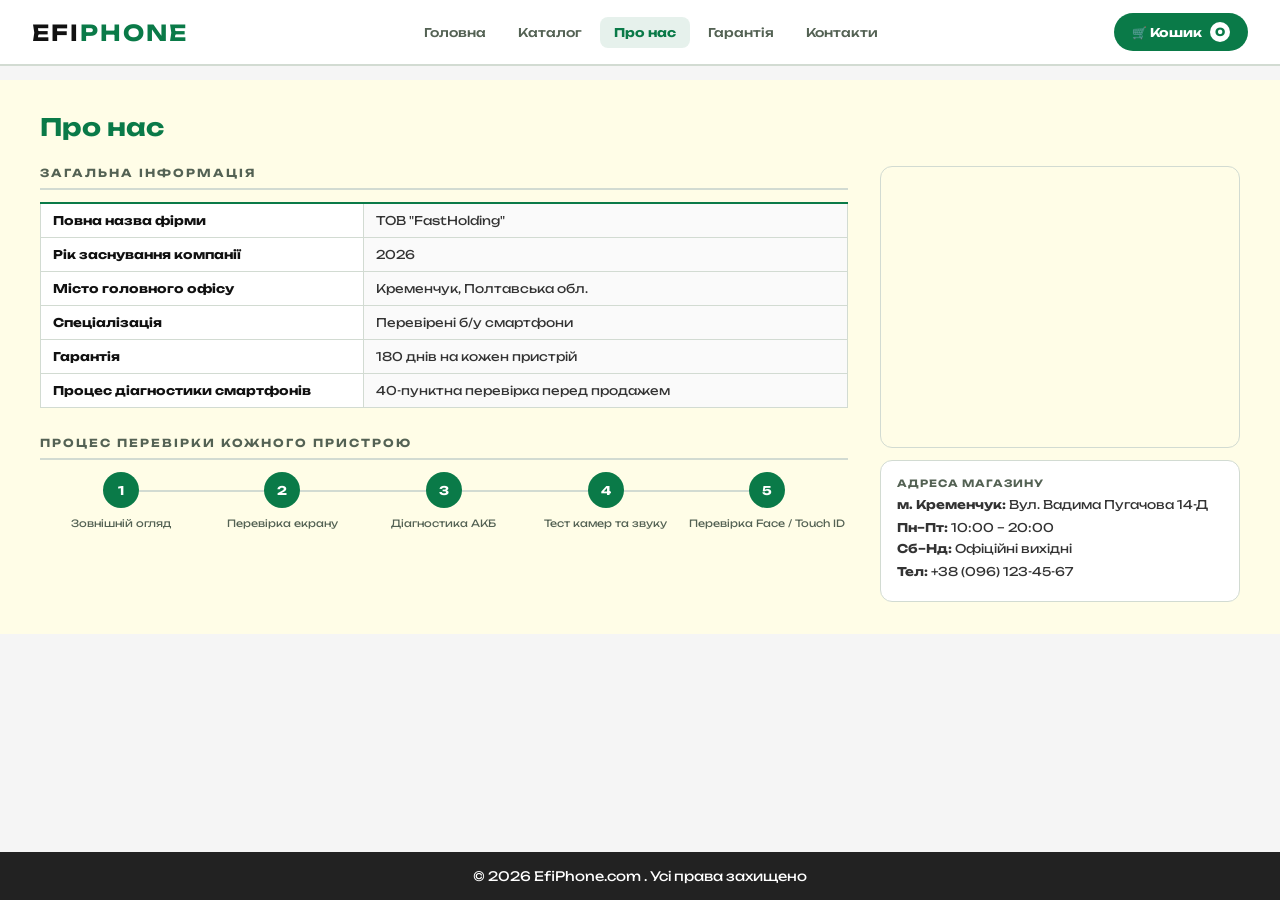
<file: about.html>
<!DOCTYPE html>
<html lang="uk">
<head>
<meta charset="UTF-8">
<meta name="viewport" content="width=device-width, initial-scale=1.0">
<title>Про нас — EfiPhone</title>
<link href="https://fonts.googleapis.com/css2?family=Unbounded:wght@300;400;600;700&display=swap" rel="stylesheet">
<link rel="stylesheet" href="animation.css">
<style>
  body{font-family:'Unbounded',sans-serif;margin:0;background-color:#f5f5f5;display:flex;flex-direction:column;min-height:100vh}
  .site-header{background-color:#fff;border-bottom:2px solid #d2dbd2;padding:0 32px;height:64px;display:flex;align-items:center;justify-content:space-between;position:fixed;top:0;left:0;right:0;z-index:100}
  .logo{font-size:22px;font-weight:700;letter-spacing:2px;color:#111}
  .logo span{color:#0a7a48}
  .site-header nav{display:flex;gap:4px}
  .site-header nav a{padding:8px 14px;border-radius:8px;font-size:12px;font-weight:500;color:#546254;text-decoration:none}
  .site-header nav a:hover{background-color:#f0f3f0;color:#111}
  .site-header nav a.active{background-color:rgba(10,122,72,.1);color:#0a7a48;font-weight:700}
  .cart-btn{display:flex;align-items:center;gap:8px;background-color:#0a7a48;color:#fff;font-size:12px;font-weight:700;padding:9px 18px;border-radius:50px;text-decoration:none;font-family:'Unbounded',sans-serif}
  .cart-btn:hover{background-color:#076038}
  .badge{background:#fff;color:#0a7a48;font-size:11px;font-weight:800;min-width:20px;height:20px;border-radius:10px;display:inline-flex;align-items:center;justify-content:center}
  main{flex:1;padding-top:80px}
  .content{background-color:#fffde7;padding:32px 40px}
  .page-grid{display:grid;grid-template-columns:1fr 360px;gap:32px;align-items:start}
  .section{margin-bottom:28px}
  .section-title{font-size:11px;font-weight:700;letter-spacing:2px;text-transform:uppercase;color:#546254;margin:0 0 12px;padding-bottom:8px;border-bottom:2px solid #d2dbd2}
  .info-table{width:100%;border-collapse:collapse;font-size:12px}
  .info-table th{text-align:left;padding:9px 12px;background:#fff;font-weight:700;color:#111;border:1px solid #d2dbd2;width:40%}
  .info-table td{padding:9px 12px;border:1px solid #d2dbd2;color:#333;background:#fafafa}
  .info-table tr:first-child th,.info-table tr:first-child td{border-top:2px solid #0a7a48}
  .process{display:grid;grid-template-columns:repeat(5,1fr);gap:0;margin-top:4px}
  .proc-step{display:flex;flex-direction:column;align-items:center;position:relative}
  .proc-step:not(:last-child)::after{content:'';position:absolute;top:18px;left:50%;width:100%;height:2px;background:#d2dbd2;z-index:0}
  .proc-num{width:36px;height:36px;border-radius:50%;background:#0a7a48;color:#fff;font-size:12px;font-weight:700;display:flex;align-items:center;justify-content:center;position:relative;z-index:1}
  .proc-label{font-size:10px;color:#546254;margin-top:8px;text-align:center;line-height:1.5}
  .map-block{position:sticky;top:88px}
  .map-wrap{border-radius:12px;overflow:hidden;border:1.5px solid #d2dbd2;height:280px}
  .map-wrap iframe{width:100%;height:100%;border:0;display:block}
  .map-info{background:#fff;border:1.5px solid #d2dbd2;border-radius:12px;padding:16px;margin-top:12px;font-size:12px}
  .map-info p{margin:6px 0;color:#333}
  .map-label{font-size:10px;font-weight:700;letter-spacing:1px;text-transform:uppercase;color:#546254;margin-bottom:8px;display:block}
  .footer{background-color:#222;color:white;text-align:center;padding:16px;font-size:13px;margin-top:auto}
</style>
</head>
<body>

<header class="site-header">
  <div class="logo">EFI<span>PHONE</span></div>
  <nav>
    <a href="index.html">Головна</a>
    <a href="catalog.php">Каталог</a>
    <a href="about.html" class="active">Про нас</a>
    <a href="guarantee.html">Гарантія</a>
    <a href="contact.php">Контакти</a>
  </nav>
  <a href="cart.php" class="cart-btn">&#128722; Кошик <span class="badge" id="cart-count">0</span></a>
</header>

<main>
<div class="content">

  <h2 style="color:#0a7a48;margin:0 0 24px;">Про нас</h2>

  <div class="page-grid">

    <!-- Ліва колонка -->
    <div>

      <div class="section">
        <p class="section-title">Загальна інформація</p>
        <table class="info-table">
          <tr><th>Повна назва фірми</th><td>ТОВ "FastHolding"</td></tr>
          <tr><th>Рік заснування компанії</th><td>2026</td></tr>
          <tr><th>Місто головного офісу</th><td>Кременчук, Полтавська обл.</td></tr>
          <tr><th>Спеціалізація</th><td>Перевірені б/у смартфони</td></tr>
          <tr><th>Гарантія</th><td>180 днів на кожен пристрій</td></tr>
          <tr><th>Процес діагностики смартфонів</th><td>40-пунктна перевірка перед продажем</td></tr>
        </table>
      </div>

      

      <div class="section">
        <p class="section-title">Процес перевірки кожного пристрою</p>
        <div class="process">
          <div class="proc-step">
            <div class="proc-num">1</div>
            <div class="proc-label">Зовнішній огляд</div>
          </div>
          <div class="proc-step">
            <div class="proc-num">2</div>
            <div class="proc-label">Перевірка екрану</div>
          </div>
          <div class="proc-step">
            <div class="proc-num">3</div>
            <div class="proc-label">Діагностика АКБ</div>
          </div>
          <div class="proc-step">
            <div class="proc-num">4</div>
            <div class="proc-label">Тест камер та звуку</div>
          </div>
          <div class="proc-step">
            <div class="proc-num">5</div>
            <div class="proc-label">Перевірка Face / Touch ID</div>
          </div>
        </div>
      </div>

      

    </div>

    <!-- Права колонка — карта -->
    <div class="map-block">
      <div class="map-wrap">
        <iframe
          src="https://maps.google.com/maps?q=вул.+Вадима+Пугачова+14,+Кременчук&output=embed&z=16"
          allowfullscreen=""
          loading="lazy">
        </iframe>
      </div>

      <div class="map-info">
        <span class="map-label">Адреса магазину</span>
        <p><strong>м. Кременчук:</strong> Вул. Вадима Пугачова 14-Д</p>
        <p style="margin-top:8px"><strong>Пн–Пт:</strong> 10:00 – 20:00</p>
        <p><strong>Сб–Нд:</strong> Офіційні вихідні</p>
        <p style="margin-top:8px"><strong>Тел:</strong> +38 (096) 123-45-67</p>
      </div>

    </div>
  </div>

</div>
</main>

<div class="footer">&#169; 2026 EfiPhone.com . Усі права захищено</div>

<script>
var cart=JSON.parse(localStorage.getItem('cart')||'[]'),t=0;
for(var i=0;i<cart.length;i++) t+=cart[i].qty;
document.getElementById('cart-count').textContent=t;
document.querySelectorAll('a').forEach(function(a){
  a.addEventListener('click',function(e){
    var h=this.getAttribute('href');
    if(h&&h!=='#'&&!h.startsWith('javascript')){
      e.preventDefault();document.body.classList.add('fade-out');
      setTimeout(function(){window.location.href=h;},220);
    }
  });
});
</script>
</body>
</html>
</file>
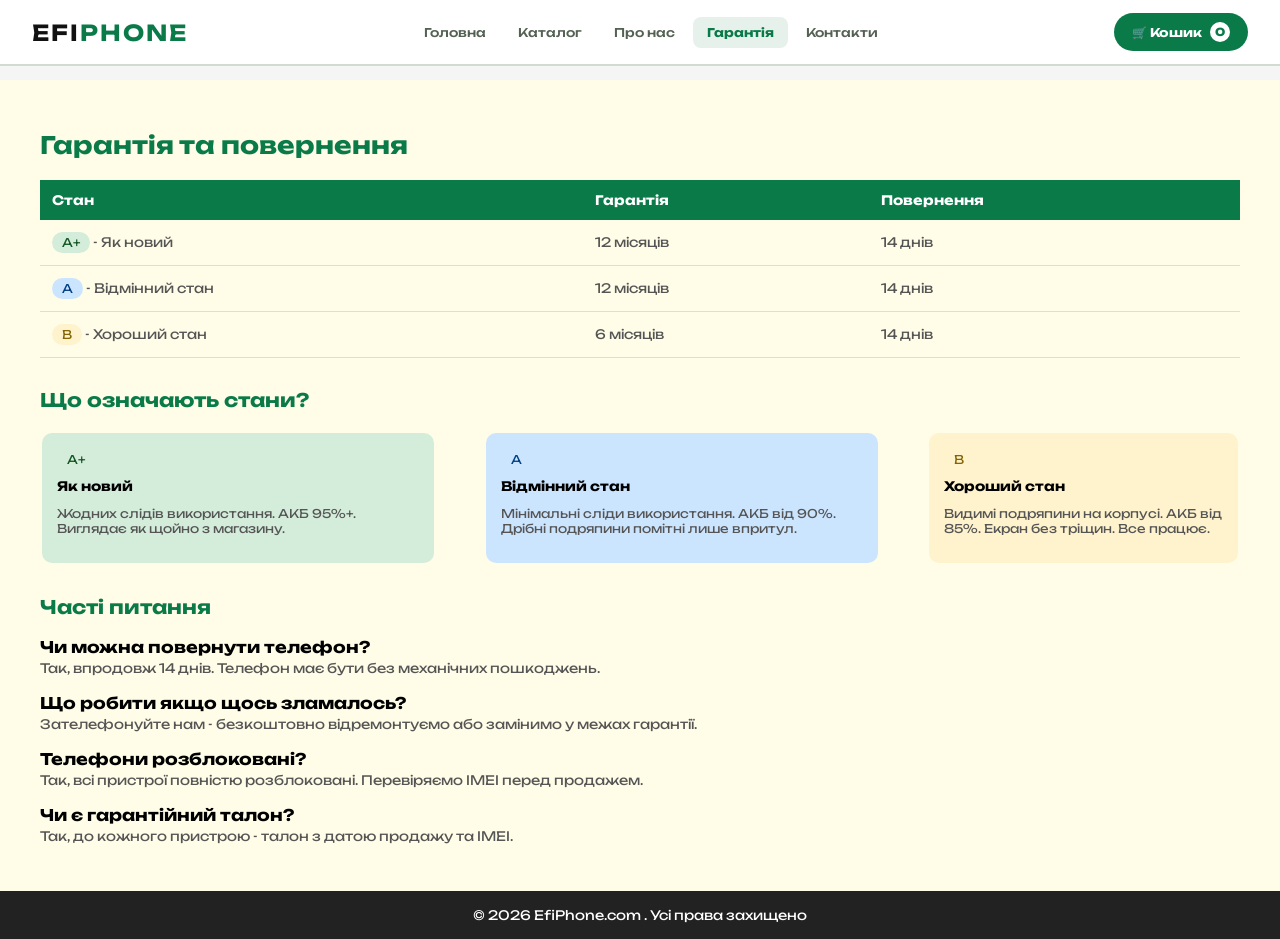
<file: guarantee.html>
<!DOCTYPE html>
<html lang="uk">
<head>
<meta charset="UTF-8">
<meta name="viewport" content="width=device-width, initial-scale=1.0">
<title>Гарантія</title>
<link href="https://fonts.googleapis.com/css2?family=Unbounded:wght@300;400;600;700&display=swap" rel="stylesheet">
<style>
  body { font-family: 'Unbounded', sans-serif; margin: 0; background-color: #f5f5f5; display: flex; flex-direction: column; min-height: 100vh; }
  .site-header { background-color: #fff; border-bottom: 2px solid #d2dbd2; padding: 0 32px; height: 64px; display: flex; align-items: center; justify-content: space-between; position: fixed; top: 0; left: 0; right: 0; z-index: 100; }
  .logo { font-size: 22px; font-weight: 700; letter-spacing: 2px; color: #111; }
  .logo span { color: #0a7a48; }
  .site-header nav { display: flex; gap: 4px; }
  .site-header nav a { padding: 8px 14px; border-radius: 8px; font-size: 12px; font-weight: 500; color: #546254; text-decoration: none; }
  .site-header nav a:hover { background-color: #f0f3f0; color: #111; }
  .site-header nav a.active { background-color: rgba(10,122,72,.1); color: #0a7a48; font-weight: 700; }
  .cart-btn { display: flex; align-items: center; gap: 8px; background-color: #0a7a48; color: #fff; font-size: 12px; font-weight: 700; padding: 9px 18px; border-radius: 50px; text-decoration: none; font-family: 'Unbounded', sans-serif; }
  .cart-btn:hover { background-color: #076038; }
  .badge { background: #fff; color: #0a7a48; font-size: 11px; font-weight: 800; min-width: 20px; height: 20px; border-radius: 10px; display: inline-flex; align-items: center; justify-content: center; }
  main { flex: 1; padding-top: 80px; }
  .content { background-color: #fffde7; padding: 30px 40px; }

  /* Таблиця умов гарантії */
  .conditions { border-collapse: collapse; width: 100%; margin-top: 20px; }
  .conditions th { background-color: #0a7a48; color: white; padding: 12px; text-align: left; font-size: 13px; }
  .conditions td { padding: 12px; border-bottom: 1px solid #ddd; font-size: 13px; color: #555; }
  /* ПРАВКА 5: рядок .conditions tr:hover td ВИДАЛЕНО - не змінювати колір при наведенні */

  /* Значки стану - ПРАВКА 5: без :hover */
  .grade-ap { background:#d4edda; color:#155724; padding:3px 10px; border-radius:20px; font-size:12px; display:inline-block; }
  .grade-a  { background:#cce5ff; color:#004085; padding:3px 10px; border-radius:20px; font-size:12px; display:inline-block; }
  .grade-b  { background:#fff3cd; color:#856404; padding:3px 10px; border-radius:20px; font-size:12px; display:inline-block; }

  .footer { background-color: #222; color: white; text-align: center; padding: 16px; font-size: 13px; margin-top: auto; }
</style>
<link rel="stylesheet" href="animation.css">
</head>
<body>

<header class="site-header">
  <div class="logo">EFI<span>PHONE</span></div>
  <nav>
    <a href="index.html">Головна</a>
    <a href="catalog.php">Каталог</a>
    <a href="about.html">Про нас</a>
    <a href="guarantee.html" class="active">Гарантія</a>
    <a href="contact.php">Контакти</a>
  </nav>
  <a href="cart.php" class="cart-btn">🛒 Кошик <span class="badge" id="cart-count">0</span></a>
</header>

<main>
<div class="content">
  <h2 style="color:#0a7a48;">Гарантія та повернення</h2>

  <table class="conditions">
  <tr>
    <th>Стан</th>
    <th>Гарантія</th>
    <th>Повернення</th>
  </tr>
  <tr>
    <td><span class="grade-ap">A+</span> - Як новий</td>
    <td>12 місяців</td>
    <td>14 днів</td>
  </tr>
  <tr>
    <td><span class="grade-a">A</span> - Відмінний стан</td>
    <td>12 місяців</td>
    <td>14 днів</td>
  </tr>
  <tr>
    <td><span class="grade-b">B</span> - Хороший стан</td>
    <td>6 місяців</td>
    <td>14 днів</td>
  </tr>
  </table>

  <h3 style="color:#0a7a48; margin-top:30px;">Що означають стани?</h3>

  <table width="100%" border="0">
  <tr>
    <td width="33%" valign="top" style="padding:15px; background:#d4edda; border-radius:10px;">
      <span class="grade-ap">A+</span>
      <h4 style="margin:8px 0 4px; font-size:13px;">Як новий</h4>
      <p style="font-size:12px; color:#555;">Жодних слідів використання. АКБ 95%+. Виглядає як щойно з магазину.</p>
    </td>
    <td width="4%"></td>
    <td width="33%" valign="top" style="padding:15px; background:#cce5ff; border-radius:10px;">
      <span class="grade-a">A</span>
      <h4 style="margin:8px 0 4px; font-size:13px;">Відмінний стан</h4>
      <p style="font-size:12px; color:#555;">Мінімальні сліди використання. АКБ від 90%. Дрібні подряпини помітні лише впритул.</p>
    </td>
    <td width="4%"></td>
    <td width="33%" valign="top" style="padding:15px; background:#fff3cd; border-radius:10px;">
      <span class="grade-b">B</span>
      <h4 style="margin:8px 0 4px; font-size:13px;">Хороший стан</h4>
      <p style="font-size:12px; color:#555;">Видимі подряпини на корпусі. АКБ від 85%. Екран без тріщин. Все працює.</p>
    </td>
  </tr>
  </table>

  <h3 style="color:#0a7a48; margin-top:30px;">Часті питання</h3>

  <p style="margin-bottom:12px;"><strong>Чи можна повернути телефон?</strong><br>
  <span style="color:#555; font-size:13px;">Так, впродовж 14 днів. Телефон має бути без механічних пошкоджень.</span></p>

  <p style="margin-bottom:12px;"><strong>Що робити якщо щось зламалось?</strong><br>
  <span style="color:#555; font-size:13px;">Зателефонуйте нам - безкоштовно відремонтуємо або замінимо у межах гарантії.</span></p>

  <p style="margin-bottom:12px;"><strong>Телефони розблоковані?</strong><br>
  <span style="color:#555; font-size:13px;">Так, всі пристрої повністю розблоковані. Перевіряємо IMEI перед продажем.</span></p>

  <p><strong>Чи є гарантійний талон?</strong><br>
  <span style="color:#555; font-size:13px;">Так, до кожного пристрою - талон з датою продажу та IMEI.</span></p>
</div>
</main>

<div class="footer">© 2026 EfiPhone.com . Усі права захищено</div>

<script>
var cart = JSON.parse(localStorage.getItem('cart') || '[]');
var t = 0; for (var i = 0; i < cart.length; i++) t += cart[i].qty;
document.getElementById('cart-count').textContent = t;
</script>
</body>
</html>
</file>
<file: animation.css>
/* animation.css */
@keyframes pageIn { from { opacity:0; transform:translateY(14px); } to { opacity:1; transform:translateY(0); } }
.content { animation: pageIn 0.35s ease both; }
body { transition: opacity 0.22s ease; }
body.fade-out { opacity:0; }
.phone-cell:nth-child(1){animation:pageIn 0.3s ease 0.05s both}
.phone-cell:nth-child(2){animation:pageIn 0.3s ease 0.12s both}
.phone-cell:nth-child(3){animation:pageIn 0.3s ease 0.19s both}
.phone-cell:nth-child(4){animation:pageIn 0.3s ease 0.26s both}
@keyframes headerIn{from{transform:translateY(-100%);opacity:0}to{transform:translateY(0);opacity:1}}
.site-header{animation:headerIn 0.3s ease both}
</file>
